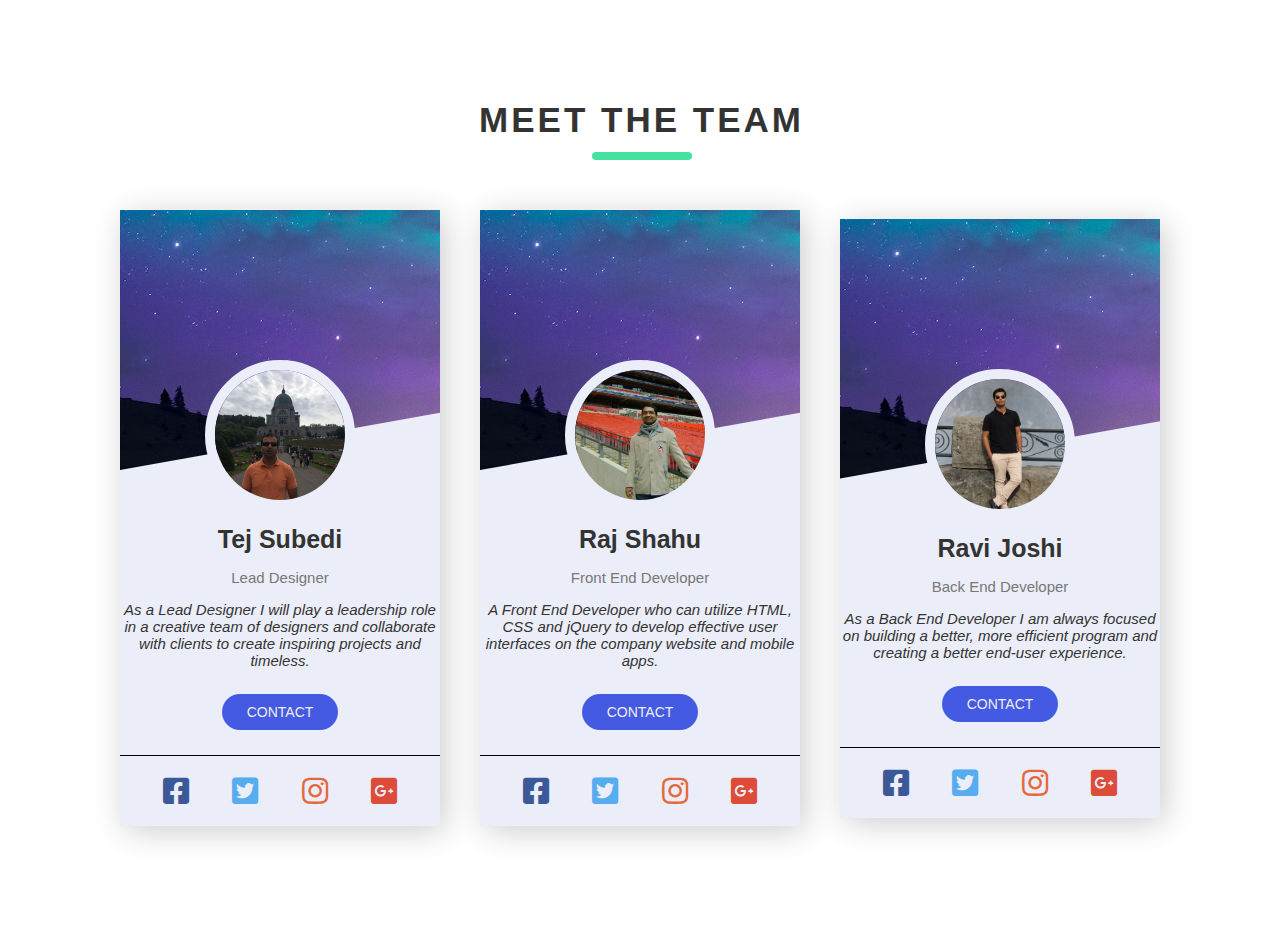
<file: contact1.html>
<!DOCTYPE html>
<html lang="en">

<head>
    <meta charset="UTF-8">
    <meta name="viewport" content="width=device-width, initial-scale=1.0">
    <meta http-equiv="X-UA-Compatible" content="ie=edge">
    <title>Document</title>
    <link rel="stylesheet" href="https://use.fontawesome.com/releases/v5.6.3/css/all.css">
    <link rel="stylesheet" href="css/style1.css">

</head>

<body>
    <section>
        <div class="container">
            <h1 class="heading">Meet the Team</h1>
            <div class="card-wrapper">
                <div class="card">
                    <img src="images/cardbg.jpg" alt="card background" class="card-img">
                    <img src="images/tej_pic.jpg" alt="profile image" class="profile-img">
                    <h1>Tej Subedi</h1>
                    <p class="job-title">Lead Designer </p>
                    <p class="about">As a Lead Designer I will play a leadership role in a creative 
                        team of designers and collaborate with clients to create inspiring projects and timeless.
                    </p>
                    <a href="#" class="btn">Contact</a>
                    <ul class="social-media">
                        <li><a href="#"><i class="fab fa-facebook-square"></i></a></li>
                        <li><a href="#"><i class="fab fa-twitter-square"></i></a></li>
                        <li><a href="#"><i class="fab fa-instagram"></i></a></li>
                        <li><a href="#"><i class="fab fa-google-plus-square"></i></a></li>
                    </ul>
                </div>
                <div class="card">
                    <img src="images/cardbg.jpg" alt="card background" class="card-img">
                    <img src="images/raj_sir.jpg" alt="profile image" class="profile-img">
                    <h1>Raj Shahu</h1>
                    <p class="job-title">Front End Developer</p>
                    <p class="about">A Front End Developer who can utilize HTML, CSS and jQuery
                         to develop effective user interfaces on the company website and mobile apps.
                    </p>
                    <a href="#" class="btn">Contact</a>
                    <ul class="social-media">
                        <li><a href="#"><i class="fab fa-facebook-square"></i></a></li>
                        <li><a href="#"><i class="fab fa-twitter-square"></i></a></li>
                        <li><a href="#"><i class="fab fa-instagram"></i></a></li>
                        <li><a href="#"><i class="fab fa-google-plus-square"></i></a></li>
                    </ul>
                </div>
                <div class="card">
                    <img src="images/cardbg.jpg" alt="card background" class="card-img">
                    <img src="images/ravi_joshi.jpg" alt="profile image" class="profile-img">
                    <h1>Ravi Joshi</h1>
                    <p class="job-title">Back End Developer</p>
                    <p class="about">As a Back End Developer I am always focused on building a better,
                         more efficient program and creating a better end-user experience. 
                    </p>
                    <a href="#" class="btn">Contact</a>
                    <ul class="social-media">
                        <li><a href="#"><i class="fab fa-facebook-square"></i></a></li>
                        <li><a href="#"><i class="fab fa-twitter-square"></i></a></li>
                        <li><a href="#"><i class="fab fa-instagram"></i></a></li>
                        <li><a href="#"><i class="fab fa-google-plus-square"></i></a></li>
                    </ul>
                </div>
            </div>
        </div>
    </section>
</body>

</html>
</file>
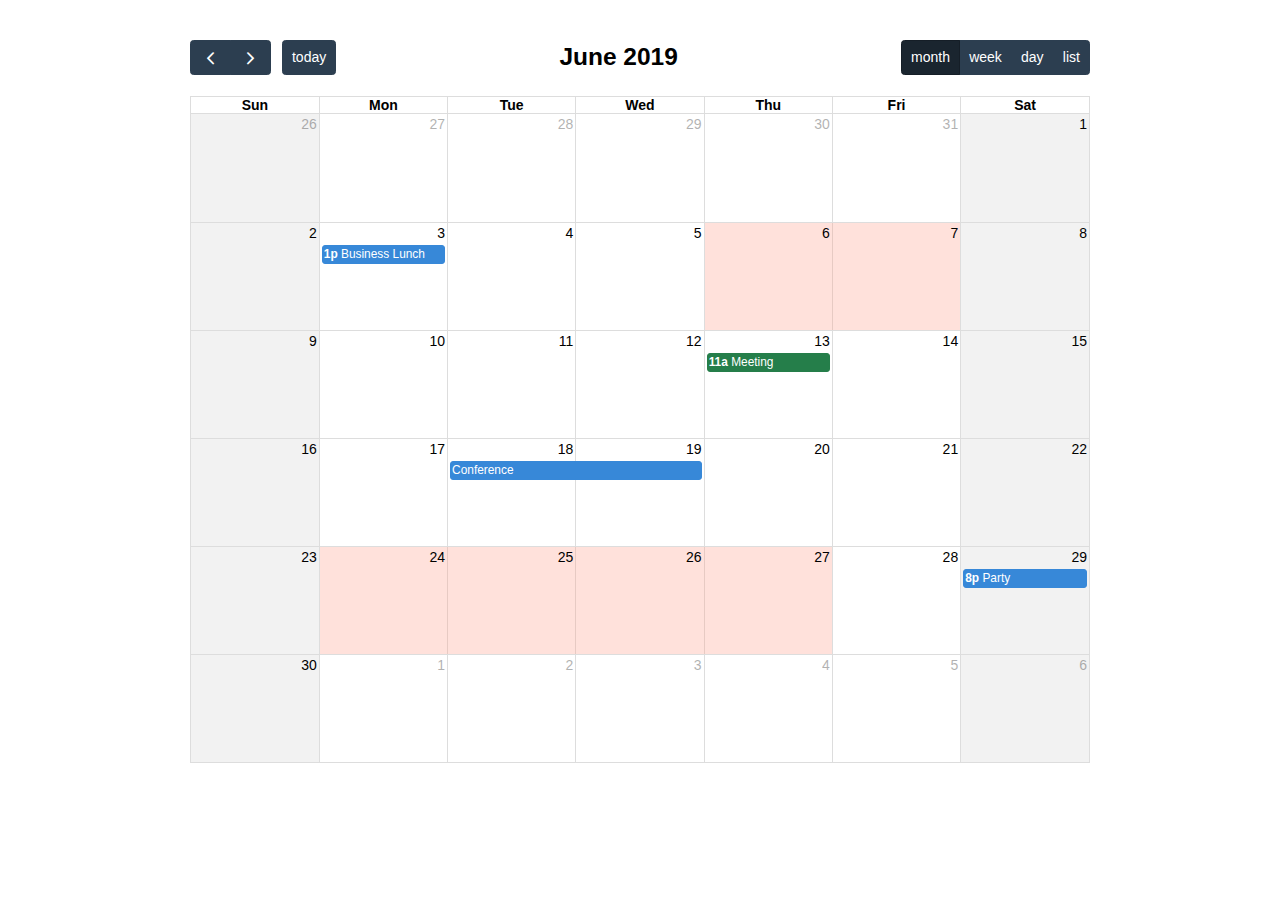
<file: assets/fullcalendar/demos/background-events.html>
<!DOCTYPE html>
<html>
<head>
<meta charset='utf-8' />
<link href='../packages/core/main.css' rel='stylesheet' />
<link href='../packages/daygrid/main.css' rel='stylesheet' />
<link href='../packages/timegrid/main.css' rel='stylesheet' />
<link href='../packages/list/main.css' rel='stylesheet' />
<script src='../packages/core/main.js'></script>
<script src='../packages/interaction/main.js'></script>
<script src='../packages/daygrid/main.js'></script>
<script src='../packages/timegrid/main.js'></script>
<script src='../packages/list/main.js'></script>
<script>

  document.addEventListener('DOMContentLoaded', function() {
    var calendarEl = document.getElementById('calendar');

    var calendar = new FullCalendar.Calendar(calendarEl, {
      plugins: [ 'interaction', 'dayGrid', 'timeGrid', 'list' ],
      header: {
        left: 'prev,next today',
        center: 'title',
        right: 'dayGridMonth,timeGridWeek,timeGridDay,listMonth'
      },
      defaultDate: '2019-06-12',
      navLinks: true, // can click day/week names to navigate views
      businessHours: true, // display business hours
      editable: true,
      events: [
        {
          title: 'Business Lunch',
          start: '2019-06-03T13:00:00',
          constraint: 'businessHours'
        },
        {
          title: 'Meeting',
          start: '2019-06-13T11:00:00',
          constraint: 'availableForMeeting', // defined below
          color: '#257e4a'
        },
        {
          title: 'Conference',
          start: '2019-06-18',
          end: '2019-06-20'
        },
        {
          title: 'Party',
          start: '2019-06-29T20:00:00'
        },

        // areas where "Meeting" must be dropped
        {
          groupId: 'availableForMeeting',
          start: '2019-06-11T10:00:00',
          end: '2019-06-11T16:00:00',
          rendering: 'background'
        },
        {
          groupId: 'availableForMeeting',
          start: '2019-06-13T10:00:00',
          end: '2019-06-13T16:00:00',
          rendering: 'background'
        },

        // red areas where no events can be dropped
        {
          start: '2019-06-24',
          end: '2019-06-28',
          overlap: false,
          rendering: 'background',
          color: '#ff9f89'
        },
        {
          start: '2019-06-06',
          end: '2019-06-08',
          overlap: false,
          rendering: 'background',
          color: '#ff9f89'
        }
      ]
    });

    calendar.render();
  });

</script>
<style>

  body {
    margin: 40px 10px;
    padding: 0;
    font-family: Arial, Helvetica Neue, Helvetica, sans-serif;
    font-size: 14px;
  }

  #calendar {
    max-width: 900px;
    margin: 0 auto;
  }

</style>
</head>
<body>

  <div id='calendar'></div>

</body>
</html>
</file>
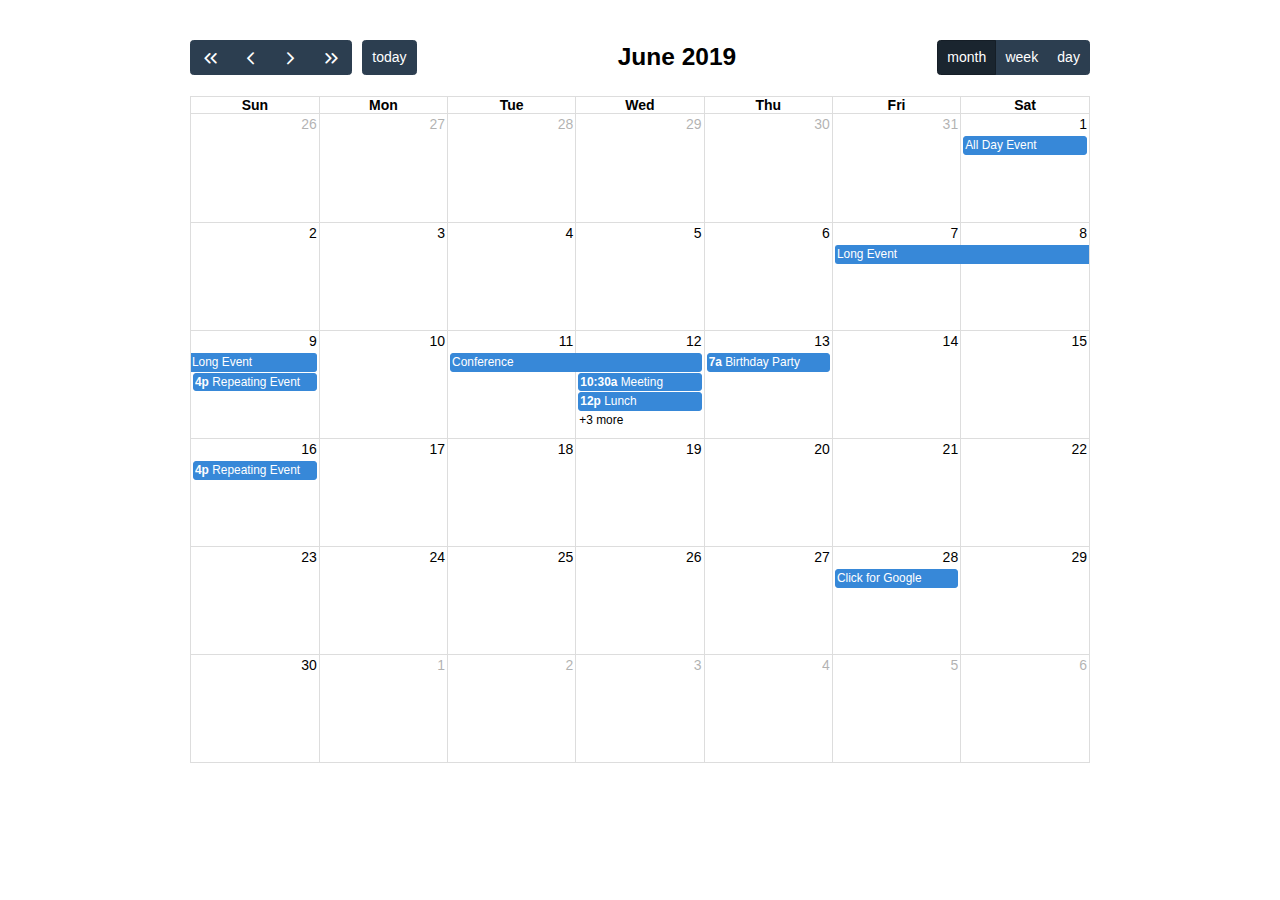
<file: assets/fullcalendar/demos/daygrid-views.html>
<!DOCTYPE html>
<html>
<head>
<meta charset='utf-8' />
<link href='../packages/core/main.css' rel='stylesheet' />
<link href='../packages/daygrid/main.css' rel='stylesheet' />
<script src='../packages/core/main.js'></script>
<script src='../packages/interaction/main.js'></script>
<script src='../packages/daygrid/main.js'></script>
<script>

  document.addEventListener('DOMContentLoaded', function() {
    var calendarEl = document.getElementById('calendar');

    var calendar = new FullCalendar.Calendar(calendarEl, {
      plugins: [ 'interaction', 'dayGrid' ],
      header: {
        left: 'prevYear,prev,next,nextYear today',
        center: 'title',
        right: 'dayGridMonth,dayGridWeek,dayGridDay'
      },
      defaultDate: '2019-06-12',
      navLinks: true, // can click day/week names to navigate views
      editable: true,
      eventLimit: true, // allow "more" link when too many events
      events: [
        {
          title: 'All Day Event',
          start: '2019-06-01'
        },
        {
          title: 'Long Event',
          start: '2019-06-07',
          end: '2019-06-10'
        },
        {
          groupId: 999,
          title: 'Repeating Event',
          start: '2019-06-09T16:00:00'
        },
        {
          groupId: 999,
          title: 'Repeating Event',
          start: '2019-06-16T16:00:00'
        },
        {
          title: 'Conference',
          start: '2019-06-11',
          end: '2019-06-13'
        },
        {
          title: 'Meeting',
          start: '2019-06-12T10:30:00',
          end: '2019-06-12T12:30:00'
        },
        {
          title: 'Lunch',
          start: '2019-06-12T12:00:00'
        },
        {
          title: 'Meeting',
          start: '2019-06-12T14:30:00'
        },
        {
          title: 'Happy Hour',
          start: '2019-06-12T17:30:00'
        },
        {
          title: 'Dinner',
          start: '2019-06-12T20:00:00'
        },
        {
          title: 'Birthday Party',
          start: '2019-06-13T07:00:00'
        },
        {
          title: 'Click for Google',
          url: 'http://google.com/',
          start: '2019-06-28'
        }
      ]
    });

    calendar.render();
  });

</script>
<style>

  body {
    margin: 40px 10px;
    padding: 0;
    font-family: Arial, Helvetica Neue, Helvetica, sans-serif;
    font-size: 14px;
  }

  #calendar {
    max-width: 900px;
    margin: 0 auto;
  }

</style>
</head>
<body>

  <div id='calendar'></div>

</body>
</html>
</file>
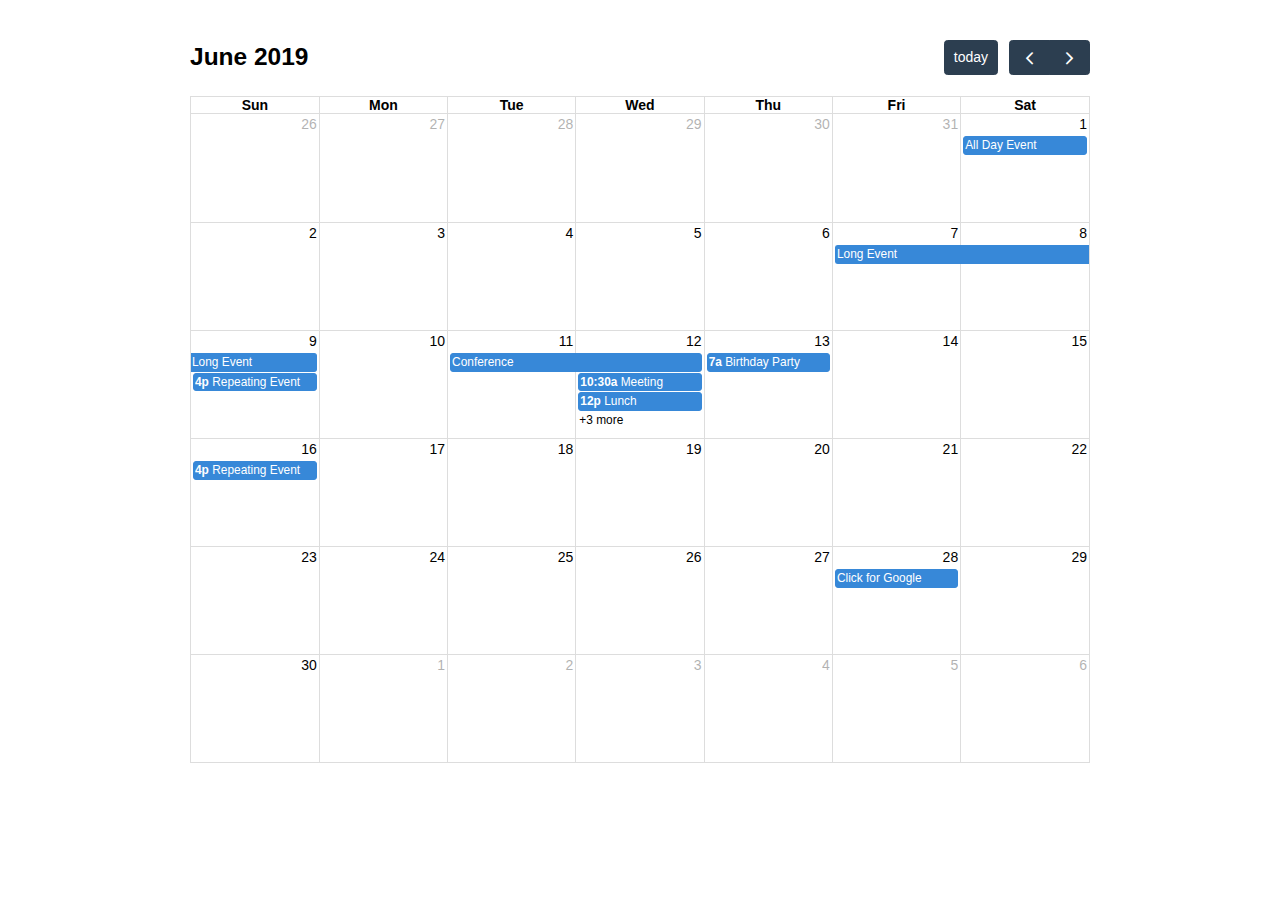
<file: assets/fullcalendar/demos/default.html>
<!DOCTYPE html>
<html>
<head>
<meta charset='utf-8' />
<link href='../packages/core/main.css' rel='stylesheet' />
<link href='../packages/daygrid/main.css' rel='stylesheet' />
<script src='../packages/core/main.js'></script>
<script src='../packages/interaction/main.js'></script>
<script src='../packages/daygrid/main.js'></script>
<script>

  document.addEventListener('DOMContentLoaded', function() {
    var calendarEl = document.getElementById('calendar');

    var calendar = new FullCalendar.Calendar(calendarEl, {
      plugins: [ 'interaction', 'dayGrid' ],
      defaultDate: '2019-06-12',
      editable: true,
      eventLimit: true, // allow "more" link when too many events
      events: [
        {
          title: 'All Day Event',
          start: '2019-06-01'
        },
        {
          title: 'Long Event',
          start: '2019-06-07',
          end: '2019-06-10'
        },
        {
          groupId: 999,
          title: 'Repeating Event',
          start: '2019-06-09T16:00:00'
        },
        {
          groupId: 999,
          title: 'Repeating Event',
          start: '2019-06-16T16:00:00'
        },
        {
          title: 'Conference',
          start: '2019-06-11',
          end: '2019-06-13'
        },
        {
          title: 'Meeting',
          start: '2019-06-12T10:30:00',
          end: '2019-06-12T12:30:00'
        },
        {
          title: 'Lunch',
          start: '2019-06-12T12:00:00'
        },
        {
          title: 'Meeting',
          start: '2019-06-12T14:30:00'
        },
        {
          title: 'Happy Hour',
          start: '2019-06-12T17:30:00'
        },
        {
          title: 'Dinner',
          start: '2019-06-12T20:00:00'
        },
        {
          title: 'Birthday Party',
          start: '2019-06-13T07:00:00'
        },
        {
          title: 'Click for Google',
          url: 'http://google.com/',
          start: '2019-06-28'
        }
      ]
    });

    calendar.render();
  });

</script>
<style>

  body {
    margin: 40px 10px;
    padding: 0;
    font-family: Arial, Helvetica Neue, Helvetica, sans-serif;
    font-size: 14px;
  }

  #calendar {
    max-width: 900px;
    margin: 0 auto;
  }

</style>
</head>
<body>

  <div id='calendar'></div>

</body>
</html>
</file>
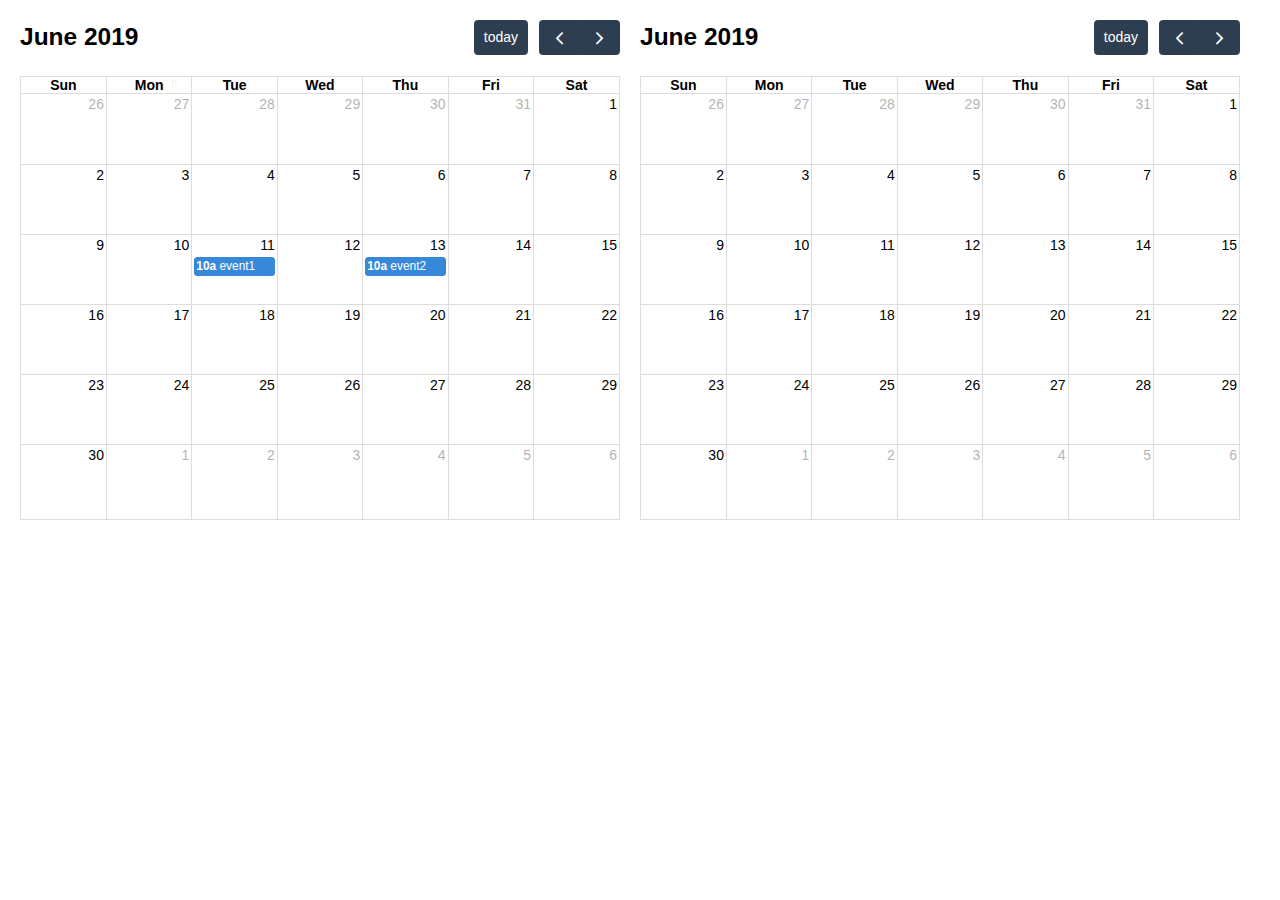
<file: assets/fullcalendar/demos/external-dragging-2cals.html>
<!DOCTYPE html>
<html>
<head>
<meta charset='utf-8' />
<link href='../packages/core/main.css' rel='stylesheet' />
<link href='../packages/daygrid/main.css' rel='stylesheet' />
<script src='../packages/core/main.js'></script>
<script src='../packages/interaction/main.js'></script>
<script src='../packages/daygrid/main.js'></script>
<script>

  document.addEventListener('DOMContentLoaded', function() {
    var srcCalendarEl = document.getElementById('source-calendar');
    var destCalendarEl = document.getElementById('destination-calendar');

    var srcCalendar = new FullCalendar.Calendar(srcCalendarEl, {
      plugins: [ 'interaction', 'dayGrid' ],
      editable: true,
      defaultDate: '2019-06-12',
      events: [
        {
          title: 'event1',
          start: '2019-06-11T10:00:00',
          end: '2019-06-11T16:00:00'
        },
        {
          title: 'event2',
          start: '2019-06-13T10:00:00',
          end: '2019-06-13T16:00:00'
        }
      ],
      eventLeave: function(info) {
        console.log('event left!', info.event);
      }
    });

    var destCalendar = new FullCalendar.Calendar(destCalendarEl, {
      plugins: [ 'interaction', 'dayGrid' ],
      defaultDate: '2019-06-12',
      editable: true,
      droppable: true, // will let it receive events!
      eventReceive: function(info) {
        console.log('event received!', info.event);
      }
    });

    srcCalendar.render();
    destCalendar.render();
  });

</script>
<style>

  body {
    margin: 20px 0 0 20px;
    font-size: 14px;
    font-family: Arial, Helvetica Neue, Helvetica, sans-serif;
  }

  #source-calendar,
  #destination-calendar {
    float: left;
    width: 600px;
    margin: 0 20px 20px 0;
  }

</style>
</head>
<body>

  <div id='source-calendar'></div>
  <div id='destination-calendar'></div>

</body>
</html>
</file>
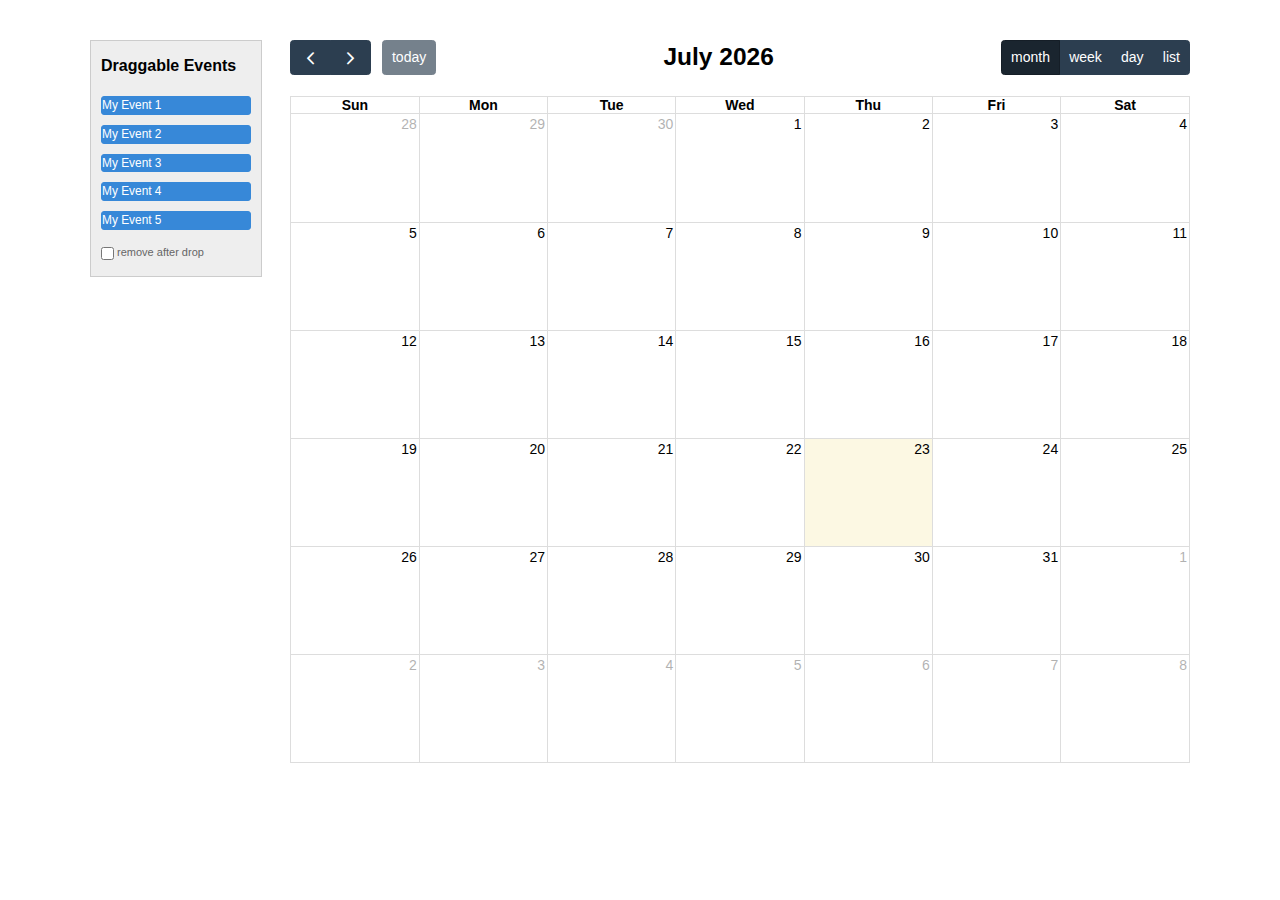
<file: assets/fullcalendar/demos/external-dragging-builtin.html>
<!DOCTYPE html>
<html>
<head>
<meta charset='utf-8' />
<link href='../packages/core/main.css' rel='stylesheet' />
<link href='../packages/daygrid/main.css' rel='stylesheet' />
<link href='../packages/timegrid/main.css' rel='stylesheet' />
<link href='../packages/list/main.css' rel='stylesheet' />
<script src='../packages/core/main.js'></script>
<script src='../packages/interaction/main.js'></script>
<script src='../packages/daygrid/main.js'></script>
<script src='../packages/timegrid/main.js'></script>
<script src='../packages/list/main.js'></script>
<script>

  document.addEventListener('DOMContentLoaded', function() {
    var Calendar = FullCalendar.Calendar;
    var Draggable = FullCalendarInteraction.Draggable

    /* initialize the external events
    -----------------------------------------------------------------*/

    var containerEl = document.getElementById('external-events-list');
    new Draggable(containerEl, {
      itemSelector: '.fc-event',
      eventData: function(eventEl) {
        return {
          title: eventEl.innerText.trim()
        }
      }
    });

    //// the individual way to do it
    // var containerEl = document.getElementById('external-events-list');
    // var eventEls = Array.prototype.slice.call(
    //   containerEl.querySelectorAll('.fc-event')
    // );
    // eventEls.forEach(function(eventEl) {
    //   new Draggable(eventEl, {
    //     eventData: {
    //       title: eventEl.innerText.trim(),
    //     }
    //   });
    // });

    /* initialize the calendar
    -----------------------------------------------------------------*/

    var calendarEl = document.getElementById('calendar');
    var calendar = new Calendar(calendarEl, {
      plugins: [ 'interaction', 'dayGrid', 'timeGrid', 'list' ],
      header: {
        left: 'prev,next today',
        center: 'title',
        right: 'dayGridMonth,timeGridWeek,timeGridDay,listWeek'
      },
      editable: true,
      droppable: true, // this allows things to be dropped onto the calendar
      drop: function(arg) {
        // is the "remove after drop" checkbox checked?
        if (document.getElementById('drop-remove').checked) {
          // if so, remove the element from the "Draggable Events" list
          arg.draggedEl.parentNode.removeChild(arg.draggedEl);
        }
      }
    });
    calendar.render();

  });

</script>
<style>

  body {
    margin-top: 40px;
    font-size: 14px;
    font-family: Arial, Helvetica Neue, Helvetica, sans-serif;
  }

  #wrap {
    width: 1100px;
    margin: 0 auto;
  }

  #external-events {
    float: left;
    width: 150px;
    padding: 0 10px;
    border: 1px solid #ccc;
    background: #eee;
    text-align: left;
  }

  #external-events h4 {
    font-size: 16px;
    margin-top: 0;
    padding-top: 1em;
  }

  #external-events .fc-event {
    margin: 10px 0;
    cursor: pointer;
  }

  #external-events p {
    margin: 1.5em 0;
    font-size: 11px;
    color: #666;
  }

  #external-events p input {
    margin: 0;
    vertical-align: middle;
  }

  #calendar {
    float: right;
    width: 900px;
  }

</style>
</head>
<body>
  <div id='wrap'>

    <div id='external-events'>
      <h4>Draggable Events</h4>

      <div id='external-events-list'>
        <div class='fc-event'>My Event 1</div>
        <div class='fc-event'>My Event 2</div>
        <div class='fc-event'>My Event 3</div>
        <div class='fc-event'>My Event 4</div>
        <div class='fc-event'>My Event 5</div>
      </div>

      <p>
        <input type='checkbox' id='drop-remove' />
        <label for='drop-remove'>remove after drop</label>
      </p>
    </div>

    <div id='calendar'></div>

    <div style='clear:both'></div>

  </div>
</body>
</html>
</file>
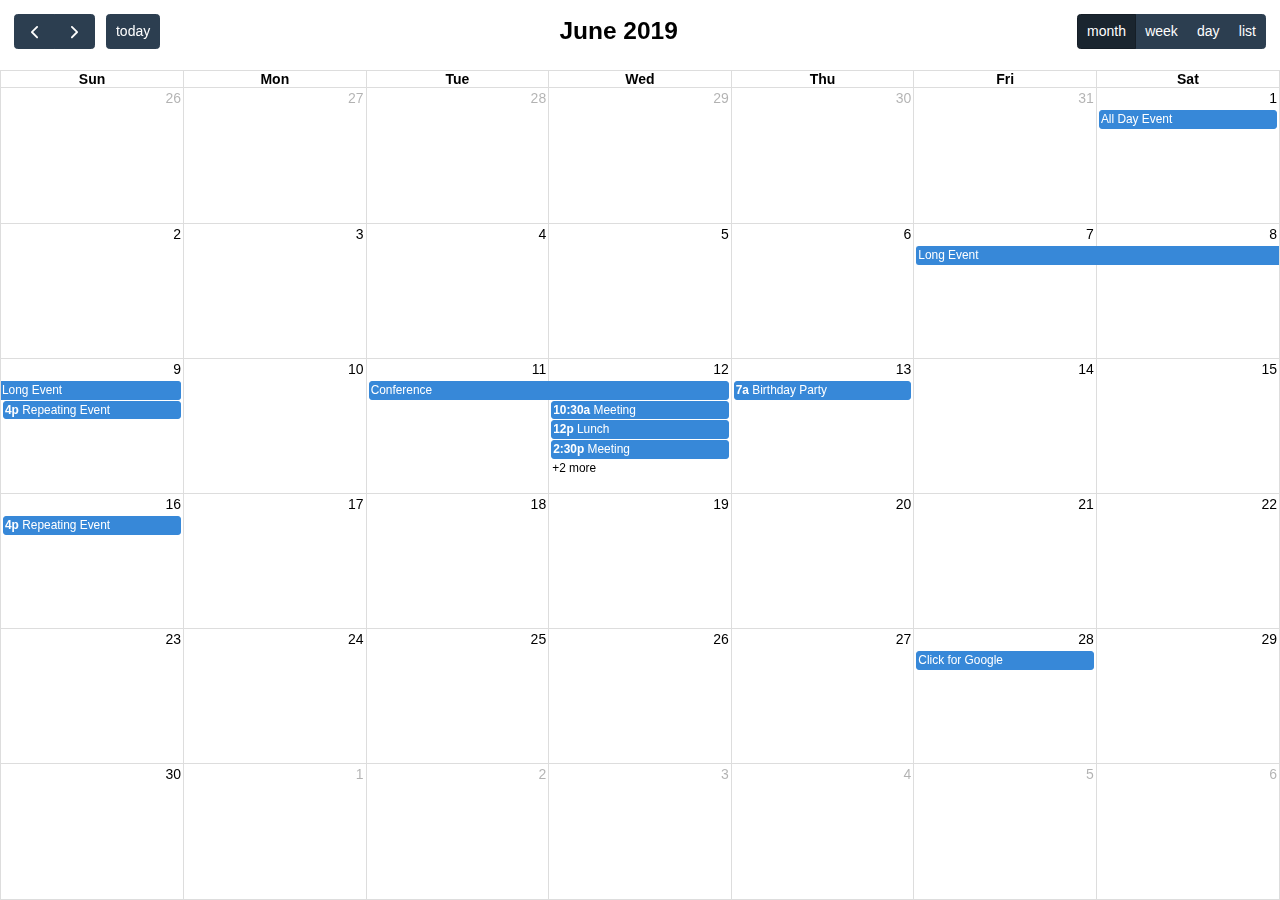
<file: assets/fullcalendar/demos/full-height.html>
<!DOCTYPE html>
<html>
<head>
<meta charset='utf-8' />
<link href='../packages/core/main.css' rel='stylesheet' />
<link href='../packages/daygrid/main.css' rel='stylesheet' />
<link href='../packages/timegrid/main.css' rel='stylesheet' />
<link href='../packages/list/main.css' rel='stylesheet' />
<script src='../packages/core/main.js'></script>
<script src='../packages/interaction/main.js'></script>
<script src='../packages/daygrid/main.js'></script>
<script src='../packages/timegrid/main.js'></script>
<script src='../packages/list/main.js'></script>
<script>

  document.addEventListener('DOMContentLoaded', function() {
    var calendarEl = document.getElementById('calendar');

    var calendar = new FullCalendar.Calendar(calendarEl, {
      plugins: [ 'interaction', 'dayGrid', 'timeGrid', 'list' ],
      height: 'parent',
      header: {
        left: 'prev,next today',
        center: 'title',
        right: 'dayGridMonth,timeGridWeek,timeGridDay,listWeek'
      },
      defaultView: 'dayGridMonth',
      defaultDate: '2019-06-12',
      navLinks: true, // can click day/week names to navigate views
      editable: true,
      eventLimit: true, // allow "more" link when too many events
      events: [
        {
          title: 'All Day Event',
          start: '2019-06-01',
        },
        {
          title: 'Long Event',
          start: '2019-06-07',
          end: '2019-06-10'
        },
        {
          groupId: 999,
          title: 'Repeating Event',
          start: '2019-06-09T16:00:00'
        },
        {
          groupId: 999,
          title: 'Repeating Event',
          start: '2019-06-16T16:00:00'
        },
        {
          title: 'Conference',
          start: '2019-06-11',
          end: '2019-06-13'
        },
        {
          title: 'Meeting',
          start: '2019-06-12T10:30:00',
          end: '2019-06-12T12:30:00'
        },
        {
          title: 'Lunch',
          start: '2019-06-12T12:00:00'
        },
        {
          title: 'Meeting',
          start: '2019-06-12T14:30:00'
        },
        {
          title: 'Happy Hour',
          start: '2019-06-12T17:30:00'
        },
        {
          title: 'Dinner',
          start: '2019-06-12T20:00:00'
        },
        {
          title: 'Birthday Party',
          start: '2019-06-13T07:00:00'
        },
        {
          title: 'Click for Google',
          url: 'http://google.com/',
          start: '2019-06-28'
        }
      ]
    });

    calendar.render();
  });

</script>
<style>

  html, body {
    overflow: hidden; /* don't do scrollbars */
    font-family: Arial, Helvetica Neue, Helvetica, sans-serif;
    font-size: 14px;
  }

  #calendar-container {
    position: fixed;
    top: 0;
    left: 0;
    right: 0;
    bottom: 0;
  }

  .fc-header-toolbar {
    /*
    the calendar will be butting up against the edges,
    but let's scoot in the header's buttons
    */
    padding-top: 1em;
    padding-left: 1em;
    padding-right: 1em;
  }

</style>
</head>
<body>

  <div id='calendar-container'>
    <div id='calendar'></div>
  </div>

</body>
</html>
</file>
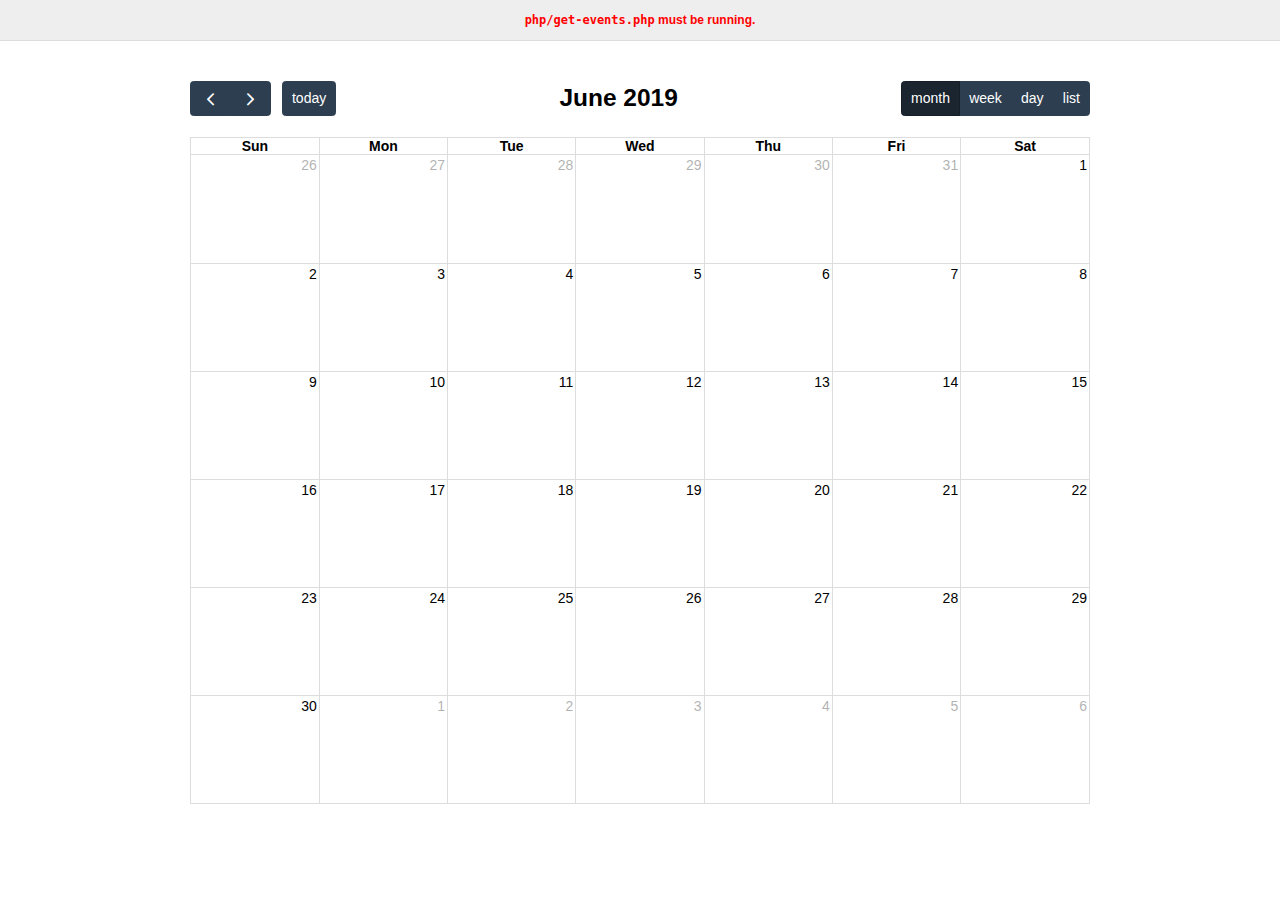
<file: assets/fullcalendar/demos/json.html>
<!DOCTYPE html>
<html>
<head>
<meta charset='utf-8' />
<link href='../packages/core/main.css' rel='stylesheet' />
<link href='../packages/daygrid/main.css' rel='stylesheet' />
<link href='../packages/timegrid/main.css' rel='stylesheet' />
<link href='../packages/list/main.css' rel='stylesheet' />
<script src='../packages/core/main.js'></script>
<script src='../packages/interaction/main.js'></script>
<script src='../packages/daygrid/main.js'></script>
<script src='../packages/timegrid/main.js'></script>
<script src='../packages/list/main.js'></script>
<script>

  document.addEventListener('DOMContentLoaded', function() {
    var calendarEl = document.getElementById('calendar');

    var calendar = new FullCalendar.Calendar(calendarEl, {
      plugins: [ 'interaction', 'dayGrid', 'timeGrid', 'list' ],
      header: {
        left: 'prev,next today',
        center: 'title',
        right: 'dayGridMonth,timeGridWeek,timeGridDay,listWeek'
      },
      defaultDate: '2019-06-12',
      editable: true,
      navLinks: true, // can click day/week names to navigate views
      eventLimit: true, // allow "more" link when too many events
      events: {
        url: 'php/get-events.php',
        failure: function() {
          document.getElementById('script-warning').style.display = 'block'
        }
      },
      loading: function(bool) {
        document.getElementById('loading').style.display =
          bool ? 'block' : 'none';
      }
    });

    calendar.render();
  });

</script>
<style>

  body {
    margin: 0;
    padding: 0;
    font-family: Arial, Helvetica Neue, Helvetica, sans-serif;
    font-size: 14px;
  }

  #script-warning {
    display: none;
    background: #eee;
    border-bottom: 1px solid #ddd;
    padding: 0 10px;
    line-height: 40px;
    text-align: center;
    font-weight: bold;
    font-size: 12px;
    color: red;
  }

  #loading {
    display: none;
    position: absolute;
    top: 10px;
    right: 10px;
  }

  #calendar {
    max-width: 900px;
    margin: 40px auto;
    padding: 0 10px;
  }

</style>
</head>
<body>

  <div id='script-warning'>
    <code>php/get-events.php</code> must be running.
  </div>

  <div id='loading'>loading...</div>

  <div id='calendar'></div>

</body>
</html>
</file>
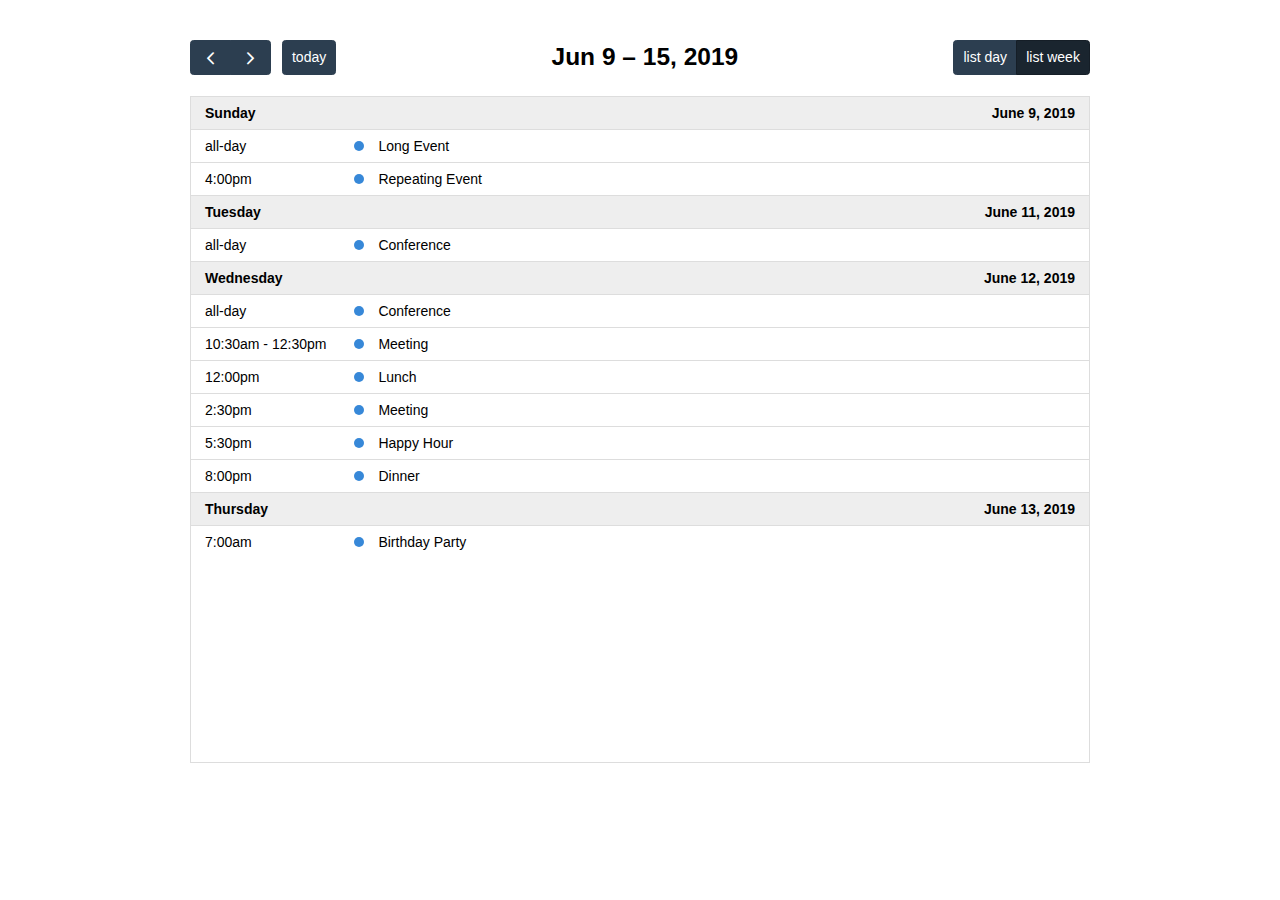
<file: assets/fullcalendar/demos/list-views.html>
<!DOCTYPE html>
<html>
<head>
<meta charset='utf-8' />
<link href='../packages/core/main.css' rel='stylesheet' />
<link href='../packages/list/main.css' rel='stylesheet' />
<script src='../packages/core/main.js'></script>
<script src='../packages/list/main.js'></script>
<script>

  document.addEventListener('DOMContentLoaded', function() {
    var calendarEl = document.getElementById('calendar');

    var calendar = new FullCalendar.Calendar(calendarEl, {
      plugins: [ 'list' ],

      header: {
        left: 'prev,next today',
        center: 'title',
        right: 'listDay,listWeek,dayGridMonth'
      },

      // customize the button names,
      // otherwise they'd all just say "list"
      views: {
        listDay: { buttonText: 'list day' },
        listWeek: { buttonText: 'list week' }
      },

      defaultView: 'listWeek',
      defaultDate: '2019-06-12',
      navLinks: true, // can click day/week names to navigate views
      editable: true,
      eventLimit: true, // allow "more" link when too many events
      events: [
        {
          title: 'All Day Event',
          start: '2019-06-01'
        },
        {
          title: 'Long Event',
          start: '2019-06-07',
          end: '2019-06-10'
        },
        {
          groupId: 999,
          title: 'Repeating Event',
          start: '2019-06-09T16:00:00'
        },
        {
          groupId: 999,
          title: 'Repeating Event',
          start: '2019-06-16T16:00:00'
        },
        {
          title: 'Conference',
          start: '2019-06-11',
          end: '2019-06-13'
        },
        {
          title: 'Meeting',
          start: '2019-06-12T10:30:00',
          end: '2019-06-12T12:30:00'
        },
        {
          title: 'Lunch',
          start: '2019-06-12T12:00:00'
        },
        {
          title: 'Meeting',
          start: '2019-06-12T14:30:00'
        },
        {
          title: 'Happy Hour',
          start: '2019-06-12T17:30:00'
        },
        {
          title: 'Dinner',
          start: '2019-06-12T20:00:00'
        },
        {
          title: 'Birthday Party',
          start: '2019-06-13T07:00:00'
        },
        {
          title: 'Click for Google',
          url: 'http://google.com/',
          start: '2019-06-28'
        }
      ]
    });

    calendar.render();
  });

</script>
<style>

  body {
    margin: 40px 10px;
    padding: 0;
    font-family: Arial, Helvetica Neue, Helvetica, sans-serif;
    font-size: 14px;
  }

  #calendar {
    max-width: 900px;
    margin: 0 auto;
  }

</style>
</head>
<body>

  <div id='calendar'></div>

</body>
</html>
</file>
<file: css/style1.css>
* {
  margin: 0;
  padding: 0;
  box-sizing: border-box;
}
html {
  font-size: 10px;
  font-family: "Roboto", sans-serif;
}
body {
  overflow-x: hidden;
}
a {
  text-decoration: none;
  color: #ffffff;
}
section {
  padding: 10rem 0;
  background-color: #ffffff;
}

.heading {
  text-transform: uppercase;
  font-size: 3.5rem;
  letter-spacing: 3px;
  margin-right: -3px;
  margin-bottom: 5rem;
  text-align: center;
  color: #333333;
  position: relative;
}

.heading::after {
  content: "";
  width: 10rem;
  height: 0.8rem;
  background-color: #45e19f;
  position: absolute;
  bottom: -2rem;
  left: 50%;
  transform: translateX(-50%);
  border-radius: 2rem;
}
.card-wrapper {
  display: flex;
  align-items: center;
  align-content: center;
  flex-direction: column;
}
.card {
  width: 32rem;
  background-color: #ebeef8;
  display: flex;
  flex-direction: column;
  align-items: center;
  justify-content: center;
  margin: 2rem 0;
  box-shadow: 0.5rem 0.5rem 3rem rgba(0, 0, 0, 0.2);
}

.card .card-img {
  width: 100%;
  height: 26rem;
  object-fit: cover;
  -webkit-clip-path: polygon(0 0, 100% 78%, 0% 100%);
  clip-path: polygon(0 0, 100% 0, 100% 78%, 0% 100%);
}
.profile-img {
  width: 15rem;
  height: 15rem;
  object-fit: cover;
  border-radius: 50%;
  margin-top: -11rem;
  z-index: 999;
  border: 1rem solid #ebeef8;
}
.card h1 {
  font-size: 2.5rem;
  color: #333333;
  margin: 1.5rem 0;
}
.job-title {
  color: #777777;
  font-size: 1.5rem;
  font-weight: 300;
}
.about {
  font-size: 1.5rem;
  margin: 1.5rem 0;
  font-style: italic;
  text-align: center;
  color: #333333;
}
.card .btn {
  padding: 1rem 2.5rem;
  background-color: #445ae3;
  border-radius: 2rem;
  margin: 1rem 0;
  text-transform: uppercase;
  color: #eee;
  font-size: 1.4rem;
  transition: all 0.5s;
}
.card .btn:hover {
  transform: translateY(-2px);
  box-shadow: 0.5rem 0.5rem 2rem rgba(0, 0, 0, 0.2);
}
.card .btn:active {
  transform: translateY(0);
  box-shadow: none;
}

.social-media {
  width: 100%;
  list-style: none;
  display: flex;
  justify-content: space-evenly;
  padding: 2rem 0;
  margin-top: 1.5rem;
  border-top: 1px solid rgba(0, 0, 0, 1);
}
.social-media i {
  font-size: 3rem;
  transition: color 0.5s;
}
.fa-facebook-square {
  color: #3b5999;
}
.fa-twitter-square {
  color: #55acee;
}
.fa-instagram {
  color: #e6683c;
}
.fa-google-plus-square {
  color: #dd4b39;
}
.fa-facebook-square:hover,
.fa-twitter-square:hover,
.fa-instagram:hover,
.fa-google-plus-square:hover {
  color: #45e19f;
}

@media screen and (min-width: 700px) {
  .card-wrapper {
    flex-direction: row;
    flex-wrap: wrap;
    justify-content: center;
    align-items: center;
  }
  .card {
    margin: 2rem;
    transition: transform 0.5s;
  }
  @keyframes fadeIn {
    from {
      opacity: 0;
    }
    to {
      opacity: 1;
    }
  }
  .card:nth-child(1) {
    animation: fadeIn 0.5s 0.5s backwards;
  }
  .card:nth-child(2) {
    animation: fadeIn 0.5s 1s backwards;
  }
  .card:nth-child(3) {
    animation: fadeIn 0.5s 1.5s backwards;
  }
  .card:hover {
    transform: scale(1.05);
  }
}
</file>
<file: assets/fullcalendar/packages/core/main.css>
/*!
FullCalendar Core Package v4.2.0
Docs & License: https://fullcalendar.io/
(c) 2019 Adam Shaw
*/
.fc {
  direction: ltr;
  text-align: left; }

.fc-rtl {
  text-align: right; }

body .fc {
  /* extra precedence to overcome jqui */
  font-size: 1em; }

/* Colors
--------------------------------------------------------------------------------------------------*/
.fc-highlight {
  /* when user is selecting cells */
  background: #bce8f1;
  opacity: .3; }

.fc-bgevent {
  /* default look for background events */
  background: #8fdf82;
  opacity: .3; }

.fc-nonbusiness {
  /* default look for non-business-hours areas */
  /* will inherit .fc-bgevent's styles */
  background: #d7d7d7; }

/* Popover
--------------------------------------------------------------------------------------------------*/
.fc-popover {
  position: absolute;
  box-shadow: 0 2px 6px rgba(0, 0, 0, 0.15); }

.fc-popover .fc-header {
  /* TODO: be more consistent with fc-head/fc-body */
  display: flex;
  flex-direction: row;
  justify-content: space-between;
  align-items: center;
  padding: 2px 4px; }

.fc-rtl .fc-popover .fc-header {
  flex-direction: row-reverse; }

.fc-popover .fc-header .fc-title {
  margin: 0 2px; }

.fc-popover .fc-header .fc-close {
  cursor: pointer;
  opacity: 0.65;
  font-size: 1.1em; }

/* Misc Reusable Components
--------------------------------------------------------------------------------------------------*/
.fc-divider {
  border-style: solid;
  border-width: 1px; }

hr.fc-divider {
  height: 0;
  margin: 0;
  padding: 0 0 2px;
  /* height is unreliable across browsers, so use padding */
  border-width: 1px 0; }

.fc-bg,
.fc-bgevent-skeleton,
.fc-highlight-skeleton,
.fc-mirror-skeleton {
  /* these element should always cling to top-left/right corners */
  position: absolute;
  top: 0;
  left: 0;
  right: 0; }

.fc-bg {
  bottom: 0;
  /* strech bg to bottom edge */ }

.fc-bg table {
  height: 100%;
  /* strech bg to bottom edge */ }

/* Tables
--------------------------------------------------------------------------------------------------*/
.fc table {
  width: 100%;
  box-sizing: border-box;
  /* fix scrollbar issue in firefox */
  table-layout: fixed;
  border-collapse: collapse;
  border-spacing: 0;
  font-size: 1em;
  /* normalize cross-browser */ }

.fc th {
  text-align: center; }

.fc th,
.fc td {
  border-style: solid;
  border-width: 1px;
  padding: 0;
  vertical-align: top; }

.fc td.fc-today {
  border-style: double;
  /* overcome neighboring borders */ }

/* Internal Nav Links
--------------------------------------------------------------------------------------------------*/
a[data-goto] {
  cursor: pointer; }

a[data-goto]:hover {
  text-decoration: underline; }

/* Fake Table Rows
--------------------------------------------------------------------------------------------------*/
.fc .fc-row {
  /* extra precedence to overcome themes forcing a 1px border */
  /* no visible border by default. but make available if need be (scrollbar width compensation) */
  border-style: solid;
  border-width: 0; }

.fc-row table {
  /* don't put left/right border on anything within a fake row.
     the outer tbody will worry about this */
  border-left: 0 hidden transparent;
  border-right: 0 hidden transparent;
  /* no bottom borders on rows */
  border-bottom: 0 hidden transparent; }

.fc-row:first-child table {
  border-top: 0 hidden transparent;
  /* no top border on first row */ }

/* Day Row (used within the header and the DayGrid)
--------------------------------------------------------------------------------------------------*/
.fc-row {
  position: relative; }

.fc-row .fc-bg {
  z-index: 1; }

/* highlighting cells & background event skeleton */
.fc-row .fc-bgevent-skeleton,
.fc-row .fc-highlight-skeleton {
  bottom: 0;
  /* stretch skeleton to bottom of row */ }

.fc-row .fc-bgevent-skeleton table,
.fc-row .fc-highlight-skeleton table {
  height: 100%;
  /* stretch skeleton to bottom of row */ }

.fc-row .fc-highlight-skeleton td,
.fc-row .fc-bgevent-skeleton td {
  border-color: transparent; }

.fc-row .fc-bgevent-skeleton {
  z-index: 2; }

.fc-row .fc-highlight-skeleton {
  z-index: 3; }

/*
row content (which contains day/week numbers and events) as well as "mirror" (which contains
temporary rendered events).
*/
.fc-row .fc-content-skeleton {
  position: relative;
  z-index: 4;
  padding-bottom: 2px;
  /* matches the space above the events */ }

.fc-row .fc-mirror-skeleton {
  z-index: 5; }

.fc .fc-row .fc-content-skeleton table,
.fc .fc-row .fc-content-skeleton td,
.fc .fc-row .fc-mirror-skeleton td {
  /* see-through to the background below */
  /* extra precedence to prevent theme-provided backgrounds */
  background: none;
  /* in case <td>s are globally styled */
  border-color: transparent; }

.fc-row .fc-content-skeleton td,
.fc-row .fc-mirror-skeleton td {
  /* don't put a border between events and/or the day number */
  border-bottom: 0; }

.fc-row .fc-content-skeleton tbody td,
.fc-row .fc-mirror-skeleton tbody td {
  /* don't put a border between event cells */
  border-top: 0; }

/* Scrolling Container
--------------------------------------------------------------------------------------------------*/
.fc-scroller {
  -webkit-overflow-scrolling: touch; }

/* TODO: move to timegrid/daygrid */
.fc-scroller > .fc-day-grid,
.fc-scroller > .fc-time-grid {
  position: relative;
  /* re-scope all positions */
  width: 100%;
  /* hack to force re-sizing this inner element when scrollbars appear/disappear */ }

/* Global Event Styles
--------------------------------------------------------------------------------------------------*/
.fc-event {
  position: relative;
  /* for resize handle and other inner positioning */
  display: block;
  /* make the <a> tag block */
  font-size: .85em;
  line-height: 1.4;
  border-radius: 3px;
  border: 1px solid #3788d8; }

.fc-event,
.fc-event-dot {
  background-color: #3788d8;
  /* default BACKGROUND color */ }

.fc-event,
.fc-event:hover {
  color: #fff;
  /* default TEXT color */
  text-decoration: none;
  /* if <a> has an href */ }

.fc-event[href],
.fc-event.fc-draggable {
  cursor: pointer;
  /* give events with links and draggable events a hand mouse pointer */ }

.fc-not-allowed,
.fc-not-allowed .fc-event {
  /* to override an event's custom cursor */
  cursor: not-allowed; }

.fc-event .fc-content {
  position: relative;
  z-index: 2; }

/* resizer (cursor AND touch devices) */
.fc-event .fc-resizer {
  position: absolute;
  z-index: 4; }

/* resizer (touch devices) */
.fc-event .fc-resizer {
  display: none; }

.fc-event.fc-allow-mouse-resize .fc-resizer,
.fc-event.fc-selected .fc-resizer {
  /* only show when hovering or selected (with touch) */
  display: block; }

/* hit area */
.fc-event.fc-selected .fc-resizer:before {
  /* 40x40 touch area */
  content: "";
  position: absolute;
  z-index: 9999;
  /* user of this util can scope within a lower z-index */
  top: 50%;
  left: 50%;
  width: 40px;
  height: 40px;
  margin-left: -20px;
  margin-top: -20px; }

/* Event Selection (only for touch devices)
--------------------------------------------------------------------------------------------------*/
.fc-event.fc-selected {
  z-index: 9999 !important;
  /* overcomes inline z-index */
  box-shadow: 0 2px 5px rgba(0, 0, 0, 0.2); }

.fc-event.fc-selected:after {
  content: "";
  position: absolute;
  z-index: 1;
  /* same z-index as fc-bg, behind text */
  /* overcome the borders */
  top: -1px;
  right: -1px;
  bottom: -1px;
  left: -1px;
  /* darkening effect */
  background: #000;
  opacity: .25; }

/* Event Dragging
--------------------------------------------------------------------------------------------------*/
.fc-event.fc-dragging.fc-selected {
  box-shadow: 0 2px 7px rgba(0, 0, 0, 0.3); }

.fc-event.fc-dragging:not(.fc-selected) {
  opacity: .75; }

/* Horizontal Events
--------------------------------------------------------------------------------------------------*/
/* bigger touch area when selected */
.fc-h-event.fc-selected:before {
  content: "";
  position: absolute;
  z-index: 3;
  /* below resizers */
  top: -10px;
  bottom: -10px;
  left: 0;
  right: 0; }

/* events that are continuing to/from another week. kill rounded corners and butt up against edge */
.fc-ltr .fc-h-event.fc-not-start,
.fc-rtl .fc-h-event.fc-not-end {
  margin-left: 0;
  border-left-width: 0;
  padding-left: 1px;
  /* replace the border with padding */
  border-top-left-radius: 0;
  border-bottom-left-radius: 0; }

.fc-ltr .fc-h-event.fc-not-end,
.fc-rtl .fc-h-event.fc-not-start {
  margin-right: 0;
  border-right-width: 0;
  padding-right: 1px;
  /* replace the border with padding */
  border-top-right-radius: 0;
  border-bottom-right-radius: 0; }

/* resizer (cursor AND touch devices) */
/* left resizer  */
.fc-ltr .fc-h-event .fc-start-resizer,
.fc-rtl .fc-h-event .fc-end-resizer {
  cursor: w-resize;
  left: -1px;
  /* overcome border */ }

/* right resizer */
.fc-ltr .fc-h-event .fc-end-resizer,
.fc-rtl .fc-h-event .fc-start-resizer {
  cursor: e-resize;
  right: -1px;
  /* overcome border */ }

/* resizer (mouse devices) */
.fc-h-event.fc-allow-mouse-resize .fc-resizer {
  width: 7px;
  top: -1px;
  /* overcome top border */
  bottom: -1px;
  /* overcome bottom border */ }

/* resizer (touch devices) */
.fc-h-event.fc-selected .fc-resizer {
  /* 8x8 little dot */
  border-radius: 4px;
  border-width: 1px;
  width: 6px;
  height: 6px;
  border-style: solid;
  border-color: inherit;
  background: #fff;
  /* vertically center */
  top: 50%;
  margin-top: -4px; }

/* left resizer  */
.fc-ltr .fc-h-event.fc-selected .fc-start-resizer,
.fc-rtl .fc-h-event.fc-selected .fc-end-resizer {
  margin-left: -4px;
  /* centers the 8x8 dot on the left edge */ }

/* right resizer */
.fc-ltr .fc-h-event.fc-selected .fc-end-resizer,
.fc-rtl .fc-h-event.fc-selected .fc-start-resizer {
  margin-right: -4px;
  /* centers the 8x8 dot on the right edge */ }

/* DayGrid events
----------------------------------------------------------------------------------------------------
We use the full "fc-day-grid-event" class instead of using descendants because the event won't
be a descendant of the grid when it is being dragged.
*/
.fc-day-grid-event {
  margin: 1px 2px 0;
  /* spacing between events and edges */
  padding: 0 1px; }

tr:first-child > td > .fc-day-grid-event {
  margin-top: 2px;
  /* a little bit more space before the first event */ }

.fc-mirror-skeleton tr:first-child > td > .fc-day-grid-event {
  margin-top: 0;
  /* except for mirror skeleton */ }

.fc-day-grid-event .fc-content {
  /* force events to be one-line tall */
  white-space: nowrap;
  overflow: hidden; }

.fc-day-grid-event .fc-time {
  font-weight: bold; }

/* resizer (cursor devices) */
/* left resizer  */
.fc-ltr .fc-day-grid-event.fc-allow-mouse-resize .fc-start-resizer,
.fc-rtl .fc-day-grid-event.fc-allow-mouse-resize .fc-end-resizer {
  margin-left: -2px;
  /* to the day cell's edge */ }

/* right resizer */
.fc-ltr .fc-day-grid-event.fc-allow-mouse-resize .fc-end-resizer,
.fc-rtl .fc-day-grid-event.fc-allow-mouse-resize .fc-start-resizer {
  margin-right: -2px;
  /* to the day cell's edge */ }

/* Event Limiting
--------------------------------------------------------------------------------------------------*/
/* "more" link that represents hidden events */
a.fc-more {
  margin: 1px 3px;
  font-size: .85em;
  cursor: pointer;
  text-decoration: none; }

a.fc-more:hover {
  text-decoration: underline; }

.fc-limited {
  /* rows and cells that are hidden because of a "more" link */
  display: none; }

/* popover that appears when "more" link is clicked */
.fc-day-grid .fc-row {
  z-index: 1;
  /* make the "more" popover one higher than this */ }

.fc-more-popover {
  z-index: 2;
  width: 220px; }

.fc-more-popover .fc-event-container {
  padding: 10px; }

/* Now Indicator
--------------------------------------------------------------------------------------------------*/
.fc-now-indicator {
  position: absolute;
  border: 0 solid red; }

/* Utilities
--------------------------------------------------------------------------------------------------*/
.fc-unselectable {
  -webkit-user-select: none;
  -khtml-user-select: none;
  -moz-user-select: none;
  -ms-user-select: none;
  user-select: none;
  -webkit-touch-callout: none;
  -webkit-tap-highlight-color: rgba(0, 0, 0, 0); }

/*
TODO: more distinction between this file and common.css
*/
/* Colors
--------------------------------------------------------------------------------------------------*/
.fc-unthemed th,
.fc-unthemed td,
.fc-unthemed thead,
.fc-unthemed tbody,
.fc-unthemed .fc-divider,
.fc-unthemed .fc-row,
.fc-unthemed .fc-content,
.fc-unthemed .fc-popover,
.fc-unthemed .fc-list-view,
.fc-unthemed .fc-list-heading td {
  border-color: #ddd; }

.fc-unthemed .fc-popover {
  background-color: #fff; }

.fc-unthemed .fc-divider,
.fc-unthemed .fc-popover .fc-header,
.fc-unthemed .fc-list-heading td {
  background: #eee; }

.fc-unthemed td.fc-today {
  background: #fcf8e3; }

.fc-unthemed .fc-disabled-day {
  background: #d7d7d7;
  opacity: .3; }

/* Icons
--------------------------------------------------------------------------------------------------
from https://feathericons.com/ and built with IcoMoon
*/
@font-face {
  font-family: 'fcicons';
  src: url("[data-uri]") format("truetype");
  font-weight: normal;
  font-style: normal; }
.fc-icon {
  /* use !important to prevent issues with browser extensions that change fonts */
  font-family: 'fcicons' !important;
  speak: none;
  font-style: normal;
  font-weight: normal;
  font-variant: normal;
  text-transform: none;
  line-height: 1;
  /* Better Font Rendering =========== */
  -webkit-font-smoothing: antialiased;
  -moz-osx-font-smoothing: grayscale; }

.fc-icon-chevron-left:before {
  content: "\e900"; }

.fc-icon-chevron-right:before {
  content: "\e901"; }

.fc-icon-chevrons-left:before {
  content: "\e902"; }

.fc-icon-chevrons-right:before {
  content: "\e903"; }

.fc-icon-minus-square:before {
  content: "\e904"; }

.fc-icon-plus-square:before {
  content: "\e905"; }

.fc-icon-x:before {
  content: "\e906"; }

.fc-icon {
  display: inline-block;
  width: 1em;
  height: 1em;
  text-align: center; }

/* Buttons
--------------------------------------------------------------------------------------------------
Lots taken from Flatly (MIT): https://bootswatch.com/4/flatly/bootstrap.css
*/
/* reset */
.fc-button {
  border-radius: 0;
  overflow: visible;
  text-transform: none;
  margin: 0;
  font-family: inherit;
  font-size: inherit;
  line-height: inherit; }

.fc-button:focus {
  outline: 1px dotted;
  outline: 5px auto -webkit-focus-ring-color; }

.fc-button {
  -webkit-appearance: button; }

.fc-button:not(:disabled) {
  cursor: pointer; }

.fc-button::-moz-focus-inner {
  padding: 0;
  border-style: none; }

/* theme */
.fc-button {
  display: inline-block;
  font-weight: 400;
  color: #212529;
  text-align: center;
  vertical-align: middle;
  -webkit-user-select: none;
  -moz-user-select: none;
  -ms-user-select: none;
  user-select: none;
  background-color: transparent;
  border: 1px solid transparent;
  padding: 0.4em 0.65em;
  font-size: 1em;
  line-height: 1.5;
  border-radius: 0.25em; }

.fc-button:hover {
  color: #212529;
  text-decoration: none; }

.fc-button:focus {
  outline: 0;
  -webkit-box-shadow: 0 0 0 0.2rem rgba(44, 62, 80, 0.25);
  box-shadow: 0 0 0 0.2rem rgba(44, 62, 80, 0.25); }

.fc-button:disabled {
  opacity: 0.65; }

/* "primary" coloring */
.fc-button-primary {
  color: #fff;
  background-color: #2C3E50;
  border-color: #2C3E50; }

.fc-button-primary:hover {
  color: #fff;
  background-color: #1e2b37;
  border-color: #1a252f; }

.fc-button-primary:focus {
  -webkit-box-shadow: 0 0 0 0.2rem rgba(76, 91, 106, 0.5);
  box-shadow: 0 0 0 0.2rem rgba(76, 91, 106, 0.5); }

.fc-button-primary:disabled {
  color: #fff;
  background-color: #2C3E50;
  border-color: #2C3E50; }

.fc-button-primary:not(:disabled):active,
.fc-button-primary:not(:disabled).fc-button-active {
  color: #fff;
  background-color: #1a252f;
  border-color: #151e27; }

.fc-button-primary:not(:disabled):active:focus,
.fc-button-primary:not(:disabled).fc-button-active:focus {
  -webkit-box-shadow: 0 0 0 0.2rem rgba(76, 91, 106, 0.5);
  box-shadow: 0 0 0 0.2rem rgba(76, 91, 106, 0.5); }

/* icons within buttons */
.fc-button .fc-icon {
  vertical-align: middle;
  font-size: 1.5em; }

/* Buttons Groups
--------------------------------------------------------------------------------------------------*/
.fc-button-group {
  position: relative;
  display: -webkit-inline-box;
  display: -ms-inline-flexbox;
  display: inline-flex;
  vertical-align: middle; }

.fc-button-group > .fc-button {
  position: relative;
  -webkit-box-flex: 1;
  -ms-flex: 1 1 auto;
  flex: 1 1 auto; }

.fc-button-group > .fc-button:hover {
  z-index: 1; }

.fc-button-group > .fc-button:focus,
.fc-button-group > .fc-button:active,
.fc-button-group > .fc-button.fc-button-active {
  z-index: 1; }

.fc-button-group > .fc-button:not(:first-child) {
  margin-left: -1px; }

.fc-button-group > .fc-button:not(:last-child) {
  border-top-right-radius: 0;
  border-bottom-right-radius: 0; }

.fc-button-group > .fc-button:not(:first-child) {
  border-top-left-radius: 0;
  border-bottom-left-radius: 0; }

/* Popover
--------------------------------------------------------------------------------------------------*/
.fc-unthemed .fc-popover {
  border-width: 1px;
  border-style: solid; }

/* List View
--------------------------------------------------------------------------------------------------*/
.fc-unthemed .fc-list-item:hover td {
  background-color: #f5f5f5; }

/* Toolbar
--------------------------------------------------------------------------------------------------*/
.fc-toolbar {
  display: flex;
  justify-content: space-between;
  align-items: center; }

.fc-toolbar.fc-header-toolbar {
  margin-bottom: 1.5em; }

.fc-toolbar.fc-footer-toolbar {
  margin-top: 1.5em; }

/* inner content */
.fc-toolbar > * > :not(:first-child) {
  margin-left: .75em; }

.fc-toolbar h2 {
  font-size: 1.75em;
  margin: 0; }

/* View Structure
--------------------------------------------------------------------------------------------------*/
.fc-view-container {
  position: relative; }

/* undo twitter bootstrap's box-sizing rules. normalizes positioning techniques */
/* don't do this for the toolbar because we'll want bootstrap to style those buttons as some pt */
.fc-view-container *,
.fc-view-container *:before,
.fc-view-container *:after {
  -webkit-box-sizing: content-box;
  -moz-box-sizing: content-box;
  box-sizing: content-box; }

.fc-view,
.fc-view > table {
  /* so dragged elements can be above the view's main element */
  position: relative;
  z-index: 1; }

@media print {
  .fc {
    max-width: 100% !important; }

  /* Global Event Restyling
  --------------------------------------------------------------------------------------------------*/
  .fc-event {
    background: #fff !important;
    color: #000 !important;
    page-break-inside: avoid; }

  .fc-event .fc-resizer {
    display: none; }

  /* Table & Day-Row Restyling
  --------------------------------------------------------------------------------------------------*/
  .fc th,
  .fc td,
  .fc hr,
  .fc thead,
  .fc tbody,
  .fc-row {
    border-color: #ccc !important;
    background: #fff !important; }

  /* kill the overlaid, absolutely-positioned components */
  /* common... */
  .fc-bg,
  .fc-bgevent-skeleton,
  .fc-highlight-skeleton,
  .fc-mirror-skeleton,
  .fc-bgevent-container,
  .fc-business-container,
  .fc-highlight-container,
  .fc-mirror-container {
    display: none; }

  /* don't force a min-height on rows (for DayGrid) */
  .fc tbody .fc-row {
    height: auto !important;
    /* undo height that JS set in distributeHeight */
    min-height: 0 !important;
    /* undo the min-height from each view's specific stylesheet */ }

  .fc tbody .fc-row .fc-content-skeleton {
    position: static;
    /* undo .fc-rigid */
    padding-bottom: 0 !important;
    /* use a more border-friendly method for this... */ }

  .fc tbody .fc-row .fc-content-skeleton tbody tr:last-child td {
    /* only works in newer browsers */
    padding-bottom: 1em;
    /* ...gives space within the skeleton. also ensures min height in a way */ }

  .fc tbody .fc-row .fc-content-skeleton table {
    /* provides a min-height for the row, but only effective for IE, which exaggerates this value,
       making it look more like 3em. for other browers, it will already be this tall */
    height: 1em; }

  /* Undo month-view event limiting. Display all events and hide the "more" links
  --------------------------------------------------------------------------------------------------*/
  .fc-more-cell,
  .fc-more {
    display: none !important; }

  .fc tr.fc-limited {
    display: table-row !important; }

  .fc td.fc-limited {
    display: table-cell !important; }

  .fc-popover {
    display: none;
    /* never display the "more.." popover in print mode */ }

  /* TimeGrid Restyling
  --------------------------------------------------------------------------------------------------*/
  /* undo the min-height 100% trick used to fill the container's height */
  .fc-time-grid {
    min-height: 0 !important; }

  /* don't display the side axis at all ("all-day" and time cells) */
  .fc-timeGrid-view .fc-axis {
    display: none; }

  /* don't display the horizontal lines */
  .fc-slats,
  .fc-time-grid hr {
    /* this hr is used when height is underused and needs to be filled */
    display: none !important;
    /* important overrides inline declaration */ }

  /* let the container that holds the events be naturally positioned and create real height */
  .fc-time-grid .fc-content-skeleton {
    position: static; }

  /* in case there are no events, we still want some height */
  .fc-time-grid .fc-content-skeleton table {
    height: 4em; }

  /* kill the horizontal spacing made by the event container. event margins will be done below */
  .fc-time-grid .fc-event-container {
    margin: 0 !important; }

  /* TimeGrid *Event* Restyling
  --------------------------------------------------------------------------------------------------*/
  /* naturally position events, vertically stacking them */
  .fc-time-grid .fc-event {
    position: static !important;
    margin: 3px 2px !important; }

  /* for events that continue to a future day, give the bottom border back */
  .fc-time-grid .fc-event.fc-not-end {
    border-bottom-width: 1px !important; }

  /* indicate the event continues via "..." text */
  .fc-time-grid .fc-event.fc-not-end:after {
    content: "..."; }

  /* for events that are continuations from previous days, give the top border back */
  .fc-time-grid .fc-event.fc-not-start {
    border-top-width: 1px !important; }

  /* indicate the event is a continuation via "..." text */
  .fc-time-grid .fc-event.fc-not-start:before {
    content: "..."; }

  /* time */
  /* undo a previous declaration and let the time text span to a second line */
  .fc-time-grid .fc-event .fc-time {
    white-space: normal !important; }

  /* hide the the time that is normally displayed... */
  .fc-time-grid .fc-event .fc-time span {
    display: none; }

  /* ...replace it with a more verbose version (includes AM/PM) stored in an html attribute */
  .fc-time-grid .fc-event .fc-time:after {
    content: attr(data-full); }

  /* Vertical Scroller & Containers
  --------------------------------------------------------------------------------------------------*/
  /* kill the scrollbars and allow natural height */
  .fc-scroller,
  .fc-day-grid-container,
  .fc-time-grid-container {
    /* */
    overflow: visible !important;
    height: auto !important; }

  /* kill the horizontal border/padding used to compensate for scrollbars */
  .fc-row {
    border: 0 !important;
    margin: 0 !important; }

  /* Button Controls
  --------------------------------------------------------------------------------------------------*/
  .fc-button-group,
  .fc button {
    display: none;
    /* don't display any button-related controls */ } }
</file>
<file: assets/fullcalendar/packages/daygrid/main.css>
/*!
FullCalendar Day Grid Plugin v4.2.0
Docs & License: https://fullcalendar.io/
(c) 2019 Adam Shaw
*/
/* DayGridView
--------------------------------------------------------------------------------------------------*/
/* day row structure */
.fc-dayGridWeek-view .fc-content-skeleton,
.fc-dayGridDay-view .fc-content-skeleton {
  /* there may be week numbers in these views, so no padding-top */
  padding-bottom: 1em;
  /* ensure a space at bottom of cell for user selecting/clicking */ }

.fc-dayGrid-view .fc-body .fc-row {
  min-height: 4em;
  /* ensure that all rows are at least this tall */ }

/* a "rigid" row will take up a constant amount of height because content-skeleton is absolute */
.fc-row.fc-rigid {
  overflow: hidden; }

.fc-row.fc-rigid .fc-content-skeleton {
  position: absolute;
  top: 0;
  left: 0;
  right: 0; }

/* week and day number styling */
.fc-day-top.fc-other-month {
  opacity: 0.3; }

.fc-dayGrid-view .fc-week-number,
.fc-dayGrid-view .fc-day-number {
  padding: 2px; }

.fc-dayGrid-view th.fc-week-number,
.fc-dayGrid-view th.fc-day-number {
  padding: 0 2px;
  /* column headers can't have as much v space */ }

.fc-ltr .fc-dayGrid-view .fc-day-top .fc-day-number {
  float: right; }

.fc-rtl .fc-dayGrid-view .fc-day-top .fc-day-number {
  float: left; }

.fc-ltr .fc-dayGrid-view .fc-day-top .fc-week-number {
  float: left;
  border-radius: 0 0 3px 0; }

.fc-rtl .fc-dayGrid-view .fc-day-top .fc-week-number {
  float: right;
  border-radius: 0 0 0 3px; }

.fc-dayGrid-view .fc-day-top .fc-week-number {
  min-width: 1.5em;
  text-align: center;
  background-color: #f2f2f2;
  color: #808080; }

/* when week/day number have own column */
.fc-dayGrid-view td.fc-week-number {
  text-align: center; }

.fc-dayGrid-view td.fc-week-number > * {
  /* work around the way we do column resizing and ensure a minimum width */
  display: inline-block;
  min-width: 1.25em; }
</file>
<file: assets/fullcalendar/packages/timegrid/main.css>
/*!
FullCalendar Time Grid Plugin v4.2.0
Docs & License: https://fullcalendar.io/
(c) 2019 Adam Shaw
*/
/* TimeGridView all-day area
--------------------------------------------------------------------------------------------------*/
.fc-timeGrid-view .fc-day-grid {
  position: relative;
  z-index: 2;
  /* so the "more.." popover will be over the time grid */ }

.fc-timeGrid-view .fc-day-grid .fc-row {
  min-height: 3em;
  /* all-day section will never get shorter than this */ }

.fc-timeGrid-view .fc-day-grid .fc-row .fc-content-skeleton {
  padding-bottom: 1em;
  /* give space underneath events for clicking/selecting days */ }

/* TimeGrid axis running down the side (for both the all-day area and the slot area)
--------------------------------------------------------------------------------------------------*/
.fc .fc-axis {
  /* .fc to overcome default cell styles */
  vertical-align: middle;
  padding: 0 4px;
  white-space: nowrap; }

.fc-ltr .fc-axis {
  text-align: right; }

.fc-rtl .fc-axis {
  text-align: left; }

/* TimeGrid Structure
--------------------------------------------------------------------------------------------------*/
.fc-time-grid-container,
.fc-time-grid {
  /* so slats/bg/content/etc positions get scoped within here */
  position: relative;
  z-index: 1; }

.fc-time-grid {
  min-height: 100%;
  /* so if height setting is 'auto', .fc-bg stretches to fill height */ }

.fc-time-grid table {
  /* don't put outer borders on slats/bg/content/etc */
  border: 0 hidden transparent; }

.fc-time-grid > .fc-bg {
  z-index: 1; }

.fc-time-grid .fc-slats,
.fc-time-grid > hr {
  /* the <hr> TimeGridView injects when grid is shorter than scroller */
  position: relative;
  z-index: 2; }

.fc-time-grid .fc-content-col {
  position: relative;
  /* because now-indicator lives directly inside */ }

.fc-time-grid .fc-content-skeleton {
  position: absolute;
  z-index: 3;
  top: 0;
  left: 0;
  right: 0; }

/* divs within a cell within the fc-content-skeleton */
.fc-time-grid .fc-business-container {
  position: relative;
  z-index: 1; }

.fc-time-grid .fc-bgevent-container {
  position: relative;
  z-index: 2; }

.fc-time-grid .fc-highlight-container {
  position: relative;
  z-index: 3; }

.fc-time-grid .fc-event-container {
  position: relative;
  z-index: 4; }

.fc-time-grid .fc-now-indicator-line {
  z-index: 5; }

.fc-time-grid .fc-mirror-container {
  /* also is fc-event-container */
  position: relative;
  z-index: 6; }

/* TimeGrid Slats (lines that run horizontally)
--------------------------------------------------------------------------------------------------*/
.fc-time-grid .fc-slats td {
  height: 1.5em;
  border-bottom: 0;
  /* each cell is responsible for its top border */ }

.fc-time-grid .fc-slats .fc-minor td {
  border-top-style: dotted; }

/* TimeGrid Highlighting Slots
--------------------------------------------------------------------------------------------------*/
.fc-time-grid .fc-highlight-container {
  /* a div within a cell within the fc-highlight-skeleton */
  position: relative;
  /* scopes the left/right of the fc-highlight to be in the column */ }

.fc-time-grid .fc-highlight {
  position: absolute;
  left: 0;
  right: 0;
  /* top and bottom will be in by JS */ }

/* TimeGrid Event Containment
--------------------------------------------------------------------------------------------------*/
.fc-ltr .fc-time-grid .fc-event-container {
  /* space on the sides of events for LTR (default) */
  margin: 0 2.5% 0 2px; }

.fc-rtl .fc-time-grid .fc-event-container {
  /* space on the sides of events for RTL */
  margin: 0 2px 0 2.5%; }

.fc-time-grid .fc-event,
.fc-time-grid .fc-bgevent {
  position: absolute;
  z-index: 1;
  /* scope inner z-index's */ }

.fc-time-grid .fc-bgevent {
  /* background events always span full width */
  left: 0;
  right: 0; }

/* TimeGrid Event Styling
----------------------------------------------------------------------------------------------------
We use the full "fc-time-grid-event" class instead of using descendants because the event won't
be a descendant of the grid when it is being dragged.
*/
.fc-time-grid-event {
  margin-bottom: 1px; }

.fc-time-grid-event-inset {
  -webkit-box-shadow: 0px 0px 0px 1px #fff;
  box-shadow: 0px 0px 0px 1px #fff; }

.fc-time-grid-event.fc-not-start {
  /* events that are continuing from another day */
  /* replace space made by the top border with padding */
  border-top-width: 0;
  padding-top: 1px;
  /* remove top rounded corners */
  border-top-left-radius: 0;
  border-top-right-radius: 0; }

.fc-time-grid-event.fc-not-end {
  /* replace space made by the top border with padding */
  border-bottom-width: 0;
  padding-bottom: 1px;
  /* remove bottom rounded corners */
  border-bottom-left-radius: 0;
  border-bottom-right-radius: 0; }

.fc-time-grid-event .fc-content {
  overflow: hidden;
  max-height: 100%; }

.fc-time-grid-event .fc-time,
.fc-time-grid-event .fc-title {
  padding: 0 1px; }

.fc-time-grid-event .fc-time {
  font-size: .85em;
  white-space: nowrap; }

/* short mode, where time and title are on the same line */
.fc-time-grid-event.fc-short .fc-content {
  /* don't wrap to second line (now that contents will be inline) */
  white-space: nowrap; }

.fc-time-grid-event.fc-short .fc-time,
.fc-time-grid-event.fc-short .fc-title {
  /* put the time and title on the same line */
  display: inline-block;
  vertical-align: top; }

.fc-time-grid-event.fc-short .fc-time span {
  display: none;
  /* don't display the full time text... */ }

.fc-time-grid-event.fc-short .fc-time:before {
  content: attr(data-start);
  /* ...instead, display only the start time */ }

.fc-time-grid-event.fc-short .fc-time:after {
  content: "\000A0-\000A0";
  /* seperate with a dash, wrapped in nbsp's */ }

.fc-time-grid-event.fc-short .fc-title {
  font-size: .85em;
  /* make the title text the same size as the time */
  padding: 0;
  /* undo padding from above */ }

/* resizer (cursor device) */
.fc-time-grid-event.fc-allow-mouse-resize .fc-resizer {
  left: 0;
  right: 0;
  bottom: 0;
  height: 8px;
  overflow: hidden;
  line-height: 8px;
  font-size: 11px;
  font-family: monospace;
  text-align: center;
  cursor: s-resize; }

.fc-time-grid-event.fc-allow-mouse-resize .fc-resizer:after {
  content: "="; }

/* resizer (touch device) */
.fc-time-grid-event.fc-selected .fc-resizer {
  /* 10x10 dot */
  border-radius: 5px;
  border-width: 1px;
  width: 8px;
  height: 8px;
  border-style: solid;
  border-color: inherit;
  background: #fff;
  /* horizontally center */
  left: 50%;
  margin-left: -5px;
  /* center on the bottom edge */
  bottom: -5px; }

/* Now Indicator
--------------------------------------------------------------------------------------------------*/
.fc-time-grid .fc-now-indicator-line {
  border-top-width: 1px;
  left: 0;
  right: 0; }

/* arrow on axis */
.fc-time-grid .fc-now-indicator-arrow {
  margin-top: -5px;
  /* vertically center on top coordinate */ }

.fc-ltr .fc-time-grid .fc-now-indicator-arrow {
  left: 0;
  /* triangle pointing right... */
  border-width: 5px 0 5px 6px;
  border-top-color: transparent;
  border-bottom-color: transparent; }

.fc-rtl .fc-time-grid .fc-now-indicator-arrow {
  right: 0;
  /* triangle pointing left... */
  border-width: 5px 6px 5px 0;
  border-top-color: transparent;
  border-bottom-color: transparent; }
</file>
<file: assets/fullcalendar/packages/list/main.css>
/*!
FullCalendar List View Plugin v4.2.0
Docs & License: https://fullcalendar.io/
(c) 2019 Adam Shaw
*/
/* List View
--------------------------------------------------------------------------------------------------*/
/* possibly reusable */
.fc-event-dot {
  display: inline-block;
  width: 10px;
  height: 10px;
  border-radius: 5px; }

/* view wrapper */
.fc-rtl .fc-list-view {
  direction: rtl;
  /* unlike core views, leverage browser RTL */ }

.fc-list-view {
  border-width: 1px;
  border-style: solid; }

/* table resets */
.fc .fc-list-table {
  table-layout: auto;
  /* for shrinkwrapping cell content */ }

.fc-list-table td {
  border-width: 1px 0 0;
  padding: 8px 14px; }

.fc-list-table tr:first-child td {
  border-top-width: 0; }

/* day headings with the list */
.fc-list-heading {
  border-bottom-width: 1px; }

.fc-list-heading td {
  font-weight: bold; }

.fc-ltr .fc-list-heading-main {
  float: left; }

.fc-ltr .fc-list-heading-alt {
  float: right; }

.fc-rtl .fc-list-heading-main {
  float: right; }

.fc-rtl .fc-list-heading-alt {
  float: left; }

/* event list items */
.fc-list-item.fc-has-url {
  cursor: pointer;
  /* whole row will be clickable */ }

.fc-list-item-marker,
.fc-list-item-time {
  white-space: nowrap;
  width: 1px; }

/* make the dot closer to the event title */
.fc-ltr .fc-list-item-marker {
  padding-right: 0; }

.fc-rtl .fc-list-item-marker {
  padding-left: 0; }

.fc-list-item-title a {
  /* every event title cell has an <a> tag */
  text-decoration: none;
  color: inherit; }

.fc-list-item-title a[href]:hover {
  /* hover effect only on titles with hrefs */
  text-decoration: underline; }

/* message when no events */
.fc-list-empty-wrap2 {
  position: absolute;
  top: 0;
  left: 0;
  right: 0;
  bottom: 0; }

.fc-list-empty-wrap1 {
  width: 100%;
  height: 100%;
  display: table; }

.fc-list-empty {
  display: table-cell;
  vertical-align: middle;
  text-align: center; }

.fc-unthemed .fc-list-empty {
  /* theme will provide own background */
  background-color: #eee; }
</file>
